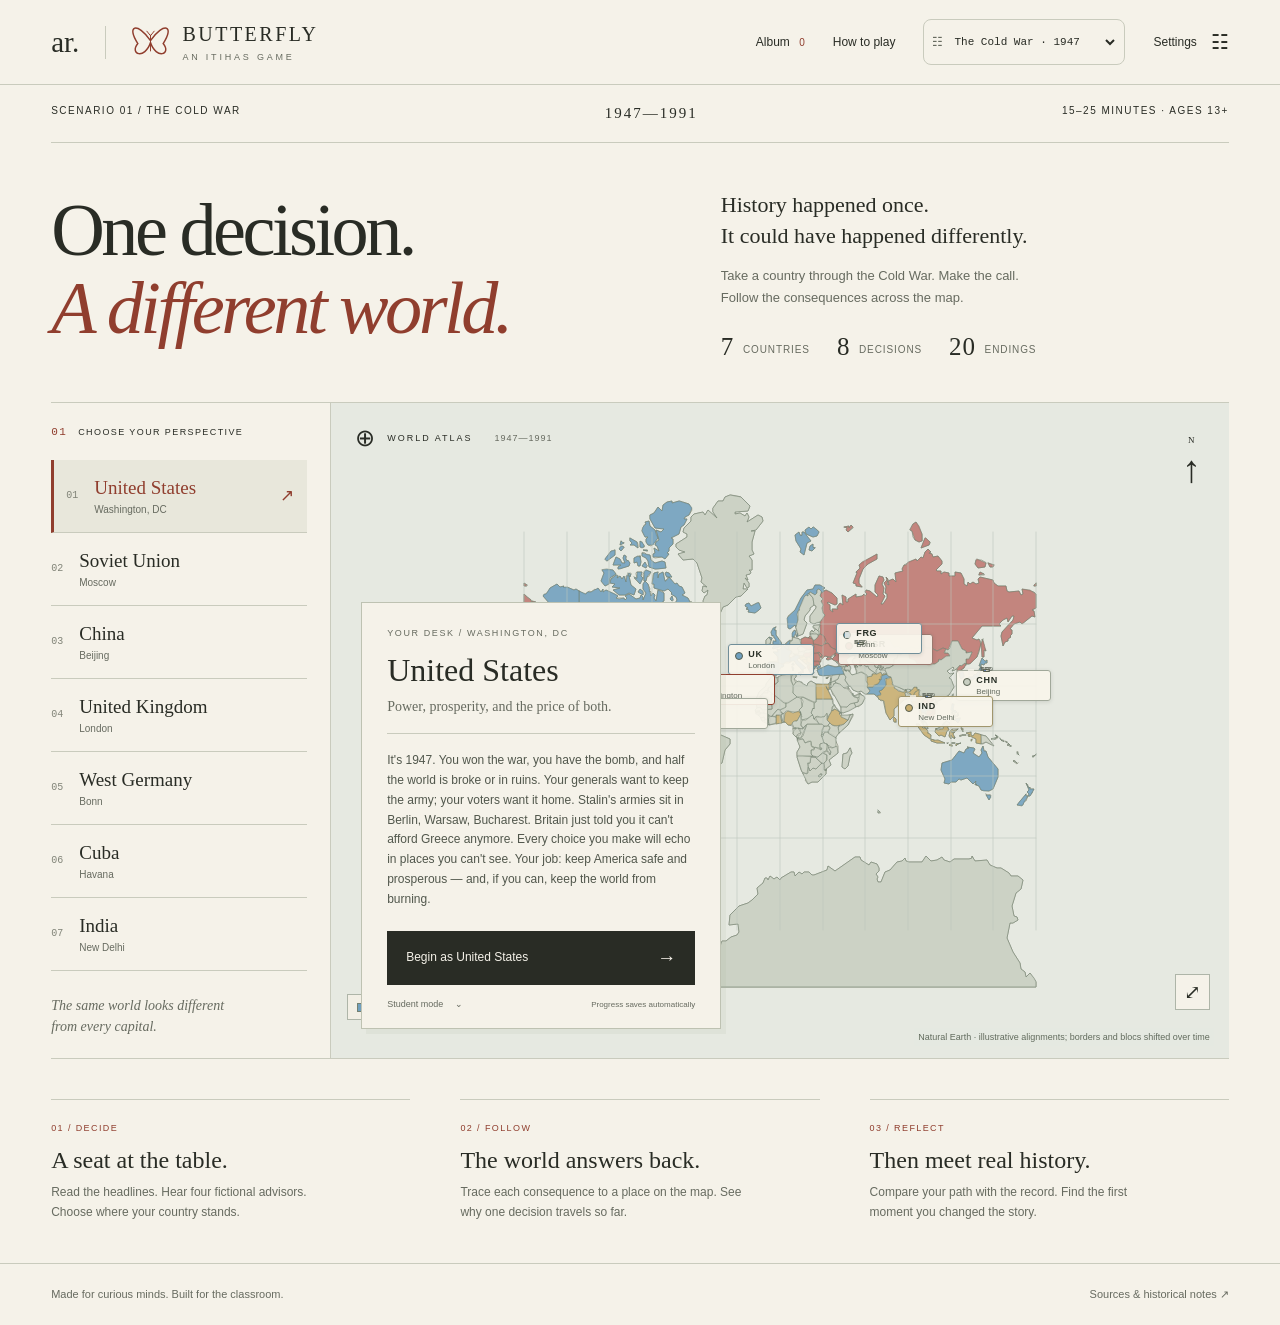
<file: itihas/index.html>
<!doctype html><html lang="en"><head><meta charset="UTF-8"><meta name="viewport" content="width=device-width, initial-scale=1"><meta name="theme-color" content="#eeeae1"><meta name="description" content="Butterfly: Cold War. Seven countries. Eight decisions. A world of consequences. An interactive history simulation at Itihas."><meta property="og:title" content="Butterfly: Cold War — Itihas"><meta property="og:description" content="Make the call. Follow the consequences. Compare your world with history."><meta property="og:url" content="https://www.aranyoing.com/aranyoray/itihas/"><link rel="icon" href="./assets/favicon-Dd380sb6.ico"><title>Butterfly: Cold War — Itihas</title>  <script type="module" crossorigin src="./assets/index-CzZcMMUb.js"></script>
  <link rel="modulepreload" crossorigin href="./assets/map-ChAaPfnC.js">
  <link rel="stylesheet" crossorigin href="./assets/index-BCVwzokd.css">
</head><body><div id="root"></div><noscript>This history simulation needs JavaScript enabled.</noscript></body></html>
</file>
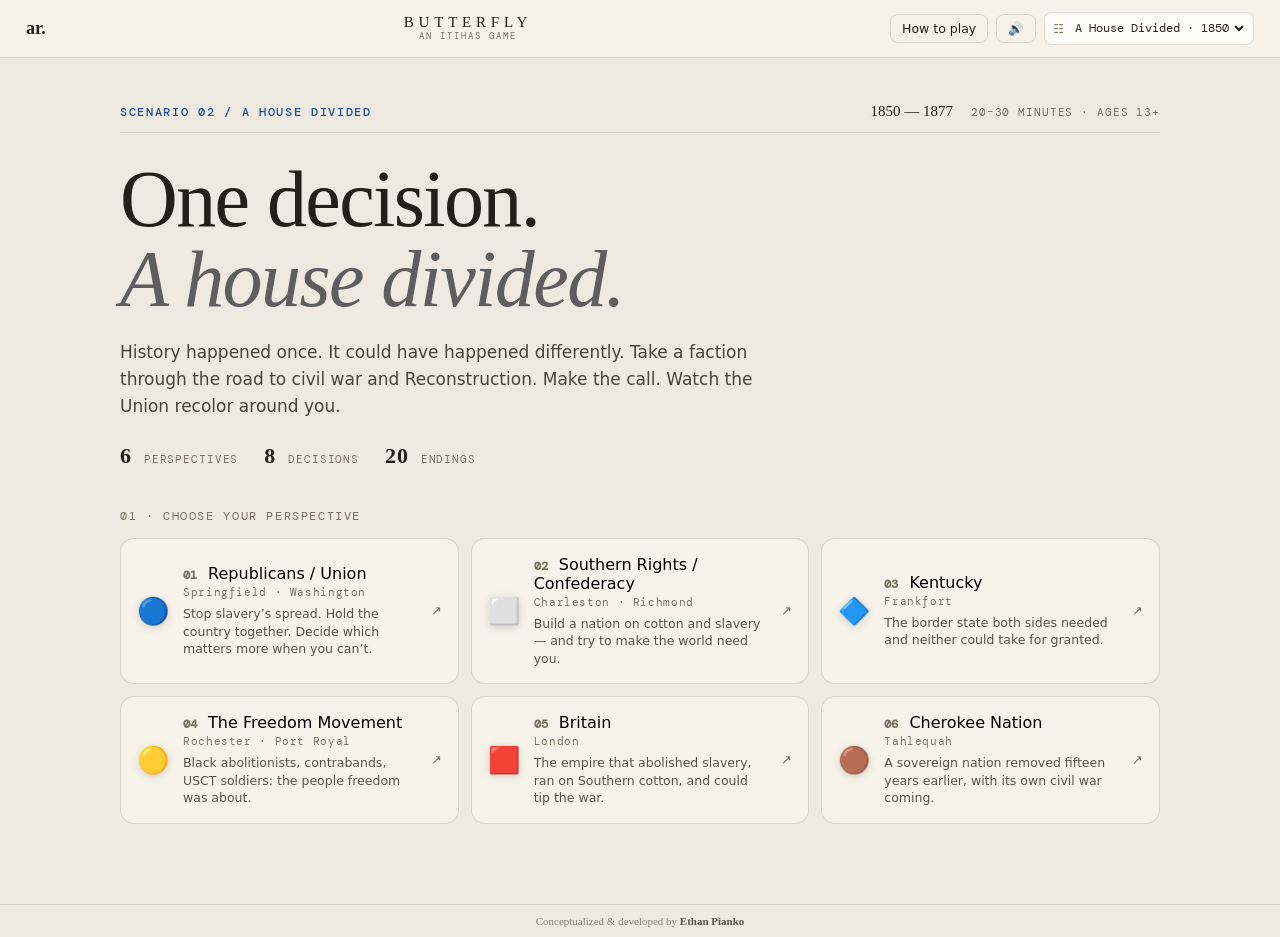
<file: itihas/american/index.html>
<!doctype html>
<html lang="en">
<head>
<meta charset="UTF-8">
<meta name="viewport" content="width=device-width, initial-scale=1, viewport-fit=cover">
<meta name="theme-color" content="#eeeae1">
<meta name="description" content="Butterfly: A House Divided. Six perspectives on the road to civil war and Reconstruction, 1850–1877. One decision, a different world. An interactive history game at Itihas.">
<meta property="og:title" content="Butterfly: A House Divided — Itihas">
<meta property="og:description" content="Take a faction through 1850–1877. Make the call. Watch the Union recolor around you.">
<meta property="og:url" content="https://www.aranyoing.com/aranyoray/itihas/american/">
<link rel="icon" href="../assets/favicon-Dd380sb6.ico">
<link href="https://fonts.googleapis.com/css2?family=DM+Mono:wght@400;500&display=swap" rel="stylesheet">
<title>Butterfly: A House Divided — Itihas</title>
<link rel="stylesheet" href="american.css?v=cohesion-emojis-faqs-20261012">
</head>
<body>
<div id="app"></div>
<noscript>This history game needs JavaScript enabled.</noscript>
<script src="regions.js?v=6665a48"></script>
<script src="state-shapes.js?v=cohesion-emojis-faqs-20261012"></script>
<script src="content-hd.js"></script>
<script src="faction-CSA.js"></script>
<script src="faction-KY.js"></script>
<script src="faction-FRM.js"></script>
<script src="faction-GBR.js"></script>
<script src="faction-CHR.js"></script>
<script src="endings-hd.js"></script>
<script src="app.js?v=cohesion-emojis-faqs-20261012"></script>
</body>
</html>
</file>
<file: itihas/assets/index-BCVwzokd.css>
:root{font-family:Arial,Helvetica,sans-serif;color:#292c25;background:#f5f2e9;font-synthesis:none;font-weight:400;--paper: #f5f2e9;--ink: #292c25;--muted: #676b60;--line: #c9cbbd;--red: #903e2e;--green: #52664c}*{box-sizing:border-box}body{margin:0}button,input,select,textarea{font:inherit;color:inherit}button,a,input,select,textarea{-webkit-tap-highlight-color:transparent}button{cursor:pointer;background:none;border:0}button:disabled{opacity:.5;cursor:wait}a{color:inherit}button:focus-visible,a:focus-visible,input:focus-visible,select:focus-visible,textarea:focus-visible,summary:focus-visible{outline:3px solid var(--red);outline-offset:4px}button{transition:background .16s,color .16s}h1,h2,h3,h4,p{margin:0}h1,h2,h3{font-family:Georgia,Times New Roman,serif;font-weight:400}p{line-height:1.65}small{font-size:11px}svg{display:block}.site-header{height:85px;border-bottom:1px solid var(--line);display:flex;align-items:center;padding:0 4%;gap:25px}.home-link{font-family:Georgia,serif;font-size:29px;text-decoration:none;padding-right:26px;border-right:1px solid var(--line)}.wordmark{display:flex;align-items:center;gap:12px;text-align:left;padding:0}.wordmark svg{width:39px;color:var(--red)}.wordmark>span{font-family:Georgia,serif;letter-spacing:2.5px;font-size:20px}.wordmark small{display:block;font:9px Arial,sans-serif;letter-spacing:2.8px;margin-top:6px;color:var(--muted)}nav{display:flex;align-items:center;gap:28px;margin-left:auto;font-size:12px}nav button{padding:10px 0}.count{color:var(--red);font-size:10px;margin-left:6px}.settings-button{display:flex;gap:14px;align-items:center}.settings-button span{font-size:20px}main:focus{outline:0}.edition{margin:0 4%;padding:20px 0;display:flex;justify-content:space-between;border-bottom:1px solid var(--line);font-size:10px;letter-spacing:1.5px}.edition span:nth-child(2){font-family:Georgia,serif;font-size:15px;letter-spacing:2px}.landing-title{display:grid;grid-template-columns:1.2fr 1fr;align-items:center;margin:0 4%;padding:37px 0 41px;gap:60px}.landing-title h1{font-size:clamp(54px,5.8vw,88px);line-height:1.05;letter-spacing:-3.5px}.landing-title h1 em{font-weight:400;color:var(--red)}.landing-deck{padding-top:10px;max-width:470px}.landing-deck>p:first-child{font-family:Georgia,serif;font-size:22px;line-height:1.4;margin-bottom:13px}.landing-deck>p:nth-child(2){font-size:13px;color:var(--muted);line-height:1.7}.facts{display:flex;gap:27px;margin-top:24px;font-size:10px;text-transform:uppercase;letter-spacing:.9px;color:var(--muted)}.facts strong{font-family:Georgia,serif;font-size:25px;vertical-align:-2px;font-weight:400;color:var(--ink);margin-right:5px}.selection-stage{display:grid;grid-template-columns:280px 1fr;border-top:1px solid var(--line);border-bottom:1px solid var(--line);margin:0 4%;min-height:607px}.country-picker{border-right:1px solid var(--line);padding:23px 23px 20px 0}.section-label{display:flex;align-items:center;gap:11px;font-size:9px;letter-spacing:1.4px;margin-bottom:22px}.section-label>span{font-family:Courier New,monospace;color:var(--red);font-size:11px}.country-row{width:100%;display:flex;align-items:center;gap:16px;border-bottom:1px solid var(--line);padding:17px 13px 17px 0;text-align:left;font-family:Georgia,serif;font-size:19px;min-height:66px}.country-row small{display:block;font:10px Arial,sans-serif;color:var(--muted);margin-top:5px}.country-number{font:10px Courier New,monospace;color:#818478}.row-arrow{margin-left:auto;font:17px Arial,sans-serif;opacity:0}.country-row.chosen{background:#e8e7db;padding-left:12px;color:var(--red);border-left:3px solid var(--red)}.country-row.chosen .row-arrow{opacity:1}.country-row:hover{background:#e8e7db}.selection-note{font-family:Georgia,serif;font-size:14px;font-style:italic;color:var(--muted);padding-top:24px;line-height:1.55}.selection-map{position:relative;min-height:607px;overflow:hidden}.atlas{position:absolute;top:0;right:0;bottom:0;left:0;overflow:hidden;background:#e6e9e1}.map-canvas{position:absolute;top:0;right:0;bottom:0;left:0}.map-caption{position:absolute;left:24px;top:21px;font:9px Arial,sans-serif;letter-spacing:2px;display:flex;align-items:center;gap:10px;pointer-events:none}.map-caption>span:last-child{color:var(--muted);margin-left:12px;font-size:9px;letter-spacing:1px}.crosshair{font-size:24px;font-weight:400}.map-controls{position:absolute;right:19px;bottom:50px;display:flex;flex-direction:column;border:1px solid #aeb5a8;background:var(--paper)}.map-controls button{width:33px;height:34px;font-size:20px;border-bottom:1px solid var(--line)}.map-controls button:last-child{border:0}.map-controls button:hover{background:#dbddcf}.map-credit{position:absolute;right:15px;bottom:12px;font-size:9px;color:#616b5d;background:#e6e9e1bb;padding:4px}.compass{position:absolute;right:28px;top:32px;font:9px Georgia,serif;display:flex;flex-direction:column;align-items:center;gap:2px;pointer-events:none}.compass span{font-size:38px;font-weight:100}.atlas-label{font-family:Arial,sans-serif;font-size:9px;letter-spacing:2px;color:#8b9586;pointer-events:none;white-space:nowrap}.atlas-label.ocean{font:italic 12px Georgia,serif;letter-spacing:2px;color:#8b9b94}.capital-pin{display:flex;align-items:center;gap:5px;font-size:9px;font-family:Arial,sans-serif;padding:5px}.capital-pin i{width:7px;height:7px;border:1px solid #555d4e;background:var(--paper);border-radius:50%;display:block}.capital-pin span{background:#f5f2e9c4;padding:3px}.capital-pin.selected{color:var(--red);z-index:5}.capital-pin.selected i{background:var(--red);box-shadow:0 0 0 5px #903e2e22}.effect-pin{width:24px;height:24px;border-radius:50%;font:11px Arial,sans-serif;border:1px solid #84917d;background:#f0f0e4cc;color:#687461;opacity:.6}.effect-pin.active{width:34px;height:34px;opacity:1;background:var(--red);color:var(--paper);border:3px solid #f5f2e9;box-shadow:0 0 0 9px #903e2e22;font-size:12px;z-index:3}.home-pin{color:var(--green);font-size:23px}.leaf-pin{background:none;border:0}.leaflet-container{background:#e6e9e1}.dossier{position:absolute;left:30px;bottom:29px;width:360px;background:var(--paper);border:1px solid #bec2b2;padding:24px 25px 17px;box-shadow:5px 5px #aab29f22}.eyebrow{font-family:Arial,Helvetica,sans-serif;font-size:9px;letter-spacing:1.6px;color:var(--muted);line-height:1.5}.dossier h2{font-size:32px;margin:11px 0 8px}.dossier>p:not(.intro-excerpt){font-family:Georgia,serif;font-size:14px;color:var(--muted);line-height:1.4}.dossier-rule{height:1px;background:var(--line);margin:17px 0}.intro-excerpt{font-size:12px;line-height:1.65;color:#51574c;margin-bottom:21px}.primary{display:flex;justify-content:space-between;align-items:center;gap:25px;background:var(--ink);color:var(--paper);font-size:12px;min-height:46px;padding:13px 18px;border:1px solid var(--ink);line-height:1.4}.primary:hover{background:#414737}.primary span{font-size:19px}.dossier .primary{width:100%}.dossier-meta{font-size:8px;color:var(--muted);display:flex;justify-content:space-between;align-items:center;margin-top:12px;gap:8px}.dossier-meta button{font-size:9px;padding:2px 0}.dossier-meta button span{margin-left:9px}.resume-bar{margin:25px 4%;border:1px solid var(--line);padding:15px 24px;display:flex;justify-content:space-between;align-items:center;gap:20px}.resume-bar p{font-family:Georgia,serif;font-size:18px;margin-top:5px}.outline{padding:12px 18px;border:1px solid var(--line);font-size:12px;line-height:1.5;min-height:44px}.outline:hover{background:#e9e8dc}.how-strip{margin:40px 4%;display:grid;grid-template-columns:repeat(3,1fr);gap:50px}.how-strip>div{border-top:1px solid var(--line);padding-top:17px}.how-strip span{font-size:9px;letter-spacing:1.4px;color:var(--red)}.how-strip h3{font-size:24px;margin:12px 0 9px}.how-strip p{font-size:12px;color:var(--muted);max-width:300px}footer{border-top:1px solid var(--line);padding:24px 4%;display:flex;justify-content:space-between;font-size:11px;color:var(--muted)}footer button{padding:0}.notice{background:#e7e4d5;padding:12px 4%;font-size:12px;display:flex;align-items:center;justify-content:space-between;gap:20px}.notice.error{background:#efe1d7;color:#713728}.notice button{font-size:20px}.fatal{padding:90px 8%;max-width:950px}.fatal>svg{width:70px;margin-bottom:30px;color:var(--red)}.fatal h1{font-size:48px;margin:15px 0}.fatal p{margin:15px 0 25px}.map-loading,.map-failed{display:grid;place-content:center;min-height:350px;height:100%;font:18px Georgia,serif;padding:40px;text-align:center}.skip-link{position:fixed;top:-70px;left:15px;padding:12px;background:var(--ink);color:#fff;z-index:100}.skip-link:focus{top:10px}.game-top{display:flex;align-items:center;gap:60px;padding:23px 4%;border-bottom:1px solid var(--line)}.game-identity{min-width:225px}.game-identity h1{font-size:28px;margin:3px 0 8px}.game-identity>span:last-child{font-size:9px;letter-spacing:1px;color:var(--muted)}.meters{display:grid;grid-template-columns:repeat(4,1fr);gap:28px;width:100%}.meter{min-width:0;position:relative}.meter>div:first-child{display:flex;justify-content:space-between;gap:12px;align-items:center;font-size:10px}.meter strong{font-size:17px;font-weight:400;white-space:nowrap}.meter strong small{font-size:9px;color:var(--muted);margin-left:3px}.meter-track{height:4px;background:#d7d9ca;margin-top:10px}.meter-track>span{height:4px;background:var(--green);display:block;transition:width .55s}.meter-change{font-size:9px;color:var(--muted);display:block;margin-top:5px}.defcon{color:var(--red);display:block;font-size:9px;letter-spacing:1px;margin-top:5px;font-weight:700}.game-layout{height:calc(100svh - 280px);min-height:620px;position:relative;border-bottom:1px solid var(--line)}.game-layout>.atlas{left:435px}.dispatch-panel{position:absolute;left:4%;top:25px;bottom:25px;width:440px;padding:21px 27px 27px;overflow:auto;background:var(--paper);border:1px solid #c3c7b8;box-shadow:5px 5px #939b8820;scrollbar-width:thin;scrollbar-color:#c2c8b6 transparent}.dispatch-meta{display:flex;justify-content:space-between;align-items:center;font:10px Courier New,monospace;letter-spacing:1px;border-bottom:2px solid var(--ink);padding-bottom:11px}.dispatch-meta strong{font-weight:400;font-size:13px}.dispatch-meta button{font:12px Arial,sans-serif;padding:4px}.beat-track{display:flex;gap:12px;margin:13px 0 27px}.beat-track span{font-size:7px;text-transform:uppercase;letter-spacing:.4px;color:#727969;border-bottom:1px solid transparent;padding-bottom:6px}.beat-track .current{color:var(--red);border-color:var(--red)}.dispatch-panel h2{font-size:38px;line-height:1.05;letter-spacing:-.8px;margin:10px 0 21px}.dispatch-panel .primary{width:100%;margin-top:22px}.situation{font-size:13px;line-height:1.75;margin-bottom:21px}.small-note{font-size:10px!important;line-height:1.6;color:var(--muted)}.headline-beat>h2{margin-bottom:10px}.newspapers{margin:21px 0}.paper{border-top:1px solid var(--ink);padding:12px 0 16px}.paper>div{font:15px Georgia,serif;display:flex;justify-content:space-between;align-items:center;border-bottom:1px solid var(--line);padding-bottom:7px}.paper>div small{font:8px Arial,sans-serif;text-transform:uppercase;max-width:130px;text-align:right;line-height:1.3}.paper h3{font-size:23px;line-height:1.15;margin:10px 0 7px}.paper p{font-size:11px;line-height:1.5}.paper-1 h3{font-style:italic}.paper-2 h3{font-size:22px}.advisor-tabs{display:grid;grid-template-columns:repeat(4,1fr);border:1px solid var(--line)}.advisor-tabs button{display:flex;flex-direction:column;align-items:center;gap:7px;font-size:9px;padding:11px 3px;border-right:1px solid var(--line)}.advisor-tabs button:last-child{border:0}.advisor-tabs button span{font-size:21px;font-family:Georgia,serif;line-height:1.1}.advisor-tabs button.selected{background:#e5e7d8;color:var(--green)}.advisor-card{padding:17px 19px;background:#eaeadd;border:1px solid var(--line);border-top:0}.advisor-card h3{font-size:19px;line-height:1.3;margin:8px 0}.advisor-card blockquote{font:italic 17px/1.5 Georgia,serif;margin:10px 0 13px}.prediction{font-size:11px;display:block;margin:22px 0 10px}select{background:transparent;border:1px solid var(--line);padding:11px 12px;min-height:40px;border-radius:0;font-size:12px}.prediction select{width:100%;margin-top:10px}.council-note{font-size:12px;padding:12px;border-left:2px solid var(--red);background:#ede8dc;margin-top:16px}.choices{margin:22px 0}.choice{display:flex;gap:12px;align-items:flex-start;width:100%;text-align:left;border:1px solid var(--line);padding:17px 13px;background:#f8f6ee}.choice:hover{background:#e8e9dd;border-color:var(--green)}.choice-letter{font:14px Georgia,serif;color:var(--red);border:1px solid #c7b4a5;min-width:27px;height:27px;display:grid;place-items:center}.choice strong{font:19px/1.25 Georgia,serif;display:block;margin-bottom:8px}.choice-summary{display:block;font-size:11px;line-height:1.6}.choice-arrow{margin-left:auto;color:var(--red)}.choice-wrap{margin-bottom:11px}.choice-deltas{display:flex;flex-wrap:wrap;gap:6px 10px;font-size:9px;color:var(--muted);margin-top:11px}.choice-deltas span{white-space:nowrap}.choice-advisors{padding:9px 12px;background:#ececdf;font-size:10px}.choice-advisors p{margin-top:9px}.choice-advisors summary{cursor:pointer}.vote-count{display:flex;justify-content:space-between;align-items:center;padding:10px;background:#ececdf;font-size:11px}.vote-count input{width:60px;padding:8px;border:1px solid var(--line);background:var(--paper)}.text-button{font-size:11px;padding:9px 0;line-height:1.5;text-decoration:underline;text-underline-offset:4px;color:var(--muted)}.text-button:hover{color:var(--red)}.term{display:inline;padding:0;border-bottom:1px dotted var(--red);line-height:inherit;color:inherit;font:inherit}.coordinates{font:10px Courier New,monospace;color:var(--muted);margin:-8px 0 26px}.ripple-text{font:25px/1.4 Georgia,serif;margin-bottom:24px}.insight-toggle{width:100%;padding:13px 0;border-top:1px solid var(--line);border-bottom:1px solid var(--line);text-align:left;font-size:12px;color:var(--green)}.insight{background:#e8ebde;border-left:2px solid var(--green);padding:15px 17px;font-size:12px;line-height:1.6}.insight>span{font-size:8px;letter-spacing:1.4px;display:block;margin-bottom:8px}.caused-by{margin-top:27px}.caused-by span{font-size:8px;letter-spacing:1.4px;color:var(--muted)}.caused-by p{font-size:12px;margin-top:7px}.risk-note{font-size:10px;background:#eee4d7;border-left:2px solid #94733d;padding:12px;margin:15px 0}.ripple-actions .text-button{display:block;margin:6px auto}.skip-ripples{margin-top:12px;color:#7b766a;font-size:10px}.historical-note{margin-top:20px;padding:18px;background:#e8ebdf}.historical-note>span{font-size:9px;letter-spacing:1px;color:var(--green)}.historical-note p{font-size:12px;margin-top:9px}.timeline-button{position:absolute;right:4%;top:26px;background:var(--paper);border:1px solid var(--line);padding:13px 15px;font-size:11px;display:flex;gap:15px}.timeline-button>span{color:var(--red)}.history-match{position:absolute;right:4%;bottom:70px;text-align:right;display:flex;flex-direction:column;gap:6px;pointer-events:none}.history-match strong{font:42px Georgia,serif;color:var(--green)}.history-match span{font-size:8px;letter-spacing:1.5px;color:var(--muted)}.era-strip{display:grid;grid-template-columns:repeat(8,1fr);padding:0 4%;background:var(--paper)}.era-strip>div{border-right:1px solid var(--line);padding:15px 12px;border-top:2px solid transparent;min-width:0}.era-strip>div:first-child{border-left:1px solid var(--line)}.era-strip>div.current{border-top-color:var(--red);background:#eceadd}.era-strip>div>span{font:9px Courier New,monospace;color:#858a7a}.era-strip strong{display:block;font:15px Georgia,serif;margin:7px 0}.era-strip small{display:block;color:var(--muted);font-size:8px;line-height:1.4}.flashpoint{padding-top:5px}.flashpoint h2{font-size:42px;border-bottom:1px solid var(--line);padding-bottom:20px}.flash-choice{display:flex;gap:16px;align-items:center;width:100%;padding:18px 12px;border:1px solid var(--line);margin-top:15px;text-align:left;font:19px Georgia,serif}.flash-choice:hover{background:#e6e9dc}.flash-choice>span{font:12px Arial,sans-serif;color:var(--red)}.modal{padding:27px 30px 30px;max-width:600px;width:calc(100% - 32px);border:1px solid var(--ink);max-height:88svh;overflow:auto;background:var(--paper);color:var(--ink);box-shadow:10px 10px #22281e22}.modal::backdrop{background:#282d22aa}.modal.wide{max-width:1030px}.modal-head{display:flex;justify-content:space-between;align-items:start;gap:20px;padding-bottom:18px;border-bottom:1px solid var(--line);margin-bottom:22px}.modal-head h2{font-size:29px;line-height:1.2}.modal-head button{font-size:25px;width:30px;line-height:1;padding:0}.modal p{font-size:13px}.settings-content>p{color:var(--muted)}fieldset{border:1px solid var(--line);margin:22px 0 10px;padding:15px 16px}legend{font-size:10px;letter-spacing:1px;padding:0 7px;text-transform:uppercase}fieldset label{display:block;font-size:13px;margin:8px 0 17px}fieldset label:last-child{margin-bottom:5px}input{accent-color:var(--green)}fieldset small{display:block;padding-left:25px;font-size:10px;color:var(--muted);margin-top:5px;line-height:1.5}.toggle{display:flex;justify-content:space-between;gap:25px;align-items:center;border-bottom:1px solid var(--line);padding:17px 0}.toggle strong{font-weight:400;font-size:13px}.toggle small{display:block;max-width:370px;font-size:10px;line-height:1.5;color:var(--muted);margin-top:5px}.toggle input{width:17px;height:17px;flex-shrink:0}.save-tools{display:flex;gap:10px;flex-wrap:wrap;margin:24px 0 15px}.settings-content>.primary{margin-top:22px;width:100%}.album-intro{display:flex;justify-content:space-between;gap:20px;align-items:center;margin-bottom:25px}.album-intro label{font-size:10px;display:flex;flex-direction:column;gap:5px}.badges{display:grid;grid-template-columns:repeat(6,1fr);gap:10px;margin-bottom:28px}.badge{padding:14px 9px;text-align:center;border:1px solid var(--line);color:#777c6e}.badge>span{display:block;font:25px Georgia,serif;margin-bottom:8px}.badge strong{display:block;font:12px Georgia,serif;margin-bottom:6px}.badge small{display:block;font-size:8px;line-height:1.5}.badge.earned{border-color:var(--green);background:#e3e8d8;color:var(--green)}.album-grid{display:grid;grid-template-columns:repeat(3,1fr);gap:16px}.album-card{border:1px solid var(--line);padding:20px}.album-card h3{font-size:25px;margin:12px 0}.album-card>p{font-size:12px;margin-bottom:19px}.album-card>.eyebrow{font-size:8px}.album-card .insight{font-size:11px;padding:12px}.album-card .insight p{font-size:11px}.album-card>small{font-size:9px;color:var(--muted);display:block;margin-top:18px;line-height:1.6}.modal>.album-card{border:0;padding:0 0 20px}.empty{padding:50px 25px;text-align:center;color:var(--muted)}.empty svg{width:50px;margin:0 auto 25px;color:var(--red)}.empty h3{font-size:27px;margin-bottom:15px}.empty p{max-width:420px;margin:auto}.timeline-list>button{width:100%;display:flex;text-align:left;align-items:flex-start;gap:19px;padding:20px 0;border-top:1px solid var(--line)}.timeline-turn{background:#e7e9dd;border:1px solid var(--line);width:28px;height:28px;display:grid;place-items:center;flex-shrink:0;font:12px Georgia,serif}.timeline-list small{font-size:10px;color:var(--muted)}.timeline-list h3{font-size:25px;margin:6px 0}.timeline-list p{font-size:12px}.timeline-list>button>span:last-child{margin-left:auto}.sources>p{margin-bottom:20px}.sources>a{display:block;text-decoration:none;border-top:1px solid var(--line);padding:16px 0}.sources>a strong{font:19px Georgia,serif;display:block}.sources>a span{font-size:11px;display:block;color:var(--muted);margin-top:7px;line-height:1.5}.sources>a:hover{color:var(--red)}.sources>.small-note{margin-top:20px}.help-content p{margin-bottom:20px}.help-content ol{padding-left:20px;font-size:13px;line-height:1.65}.help-content li{padding-left:5px;margin-bottom:15px}.help-content .primary{width:100%}.definition{font:24px/1.6 Georgia,serif!important;padding:15px 0}.ending-page{max-width:1120px;padding:50px 40px 65px;margin:auto}.ending-kicker{display:flex;justify-content:space-between;font-size:10px;letter-spacing:1.5px;border-top:1px solid var(--ink);padding:15px 0;margin-bottom:30px}.ending-page>h1{font-size:clamp(46px,6vw,77px);letter-spacing:-2px;line-height:1.1;margin-bottom:27px;color:var(--red)}.ending-card{max-width:810px;font:24px/1.6 Georgia,serif}.ending-stats{display:flex;gap:50px;margin:34px 0;padding:22px 0;border-top:1px solid var(--line);border-bottom:1px solid var(--line)}.ending-stats span{display:flex;flex-direction:column;gap:5px;font-size:11px;color:var(--muted)}.ending-stats strong{font:36px Georgia,serif;color:var(--ink)}.ending-page>.meters{padding:8px 0 25px}.ending-actions{display:flex;gap:15px;align-items:center;flex-wrap:wrap;margin:12px 0 30px}.debrief{margin-top:60px;padding-top:25px;border-top:2px solid var(--ink)}.debrief h2{font-size:42px;margin-bottom:18px}.debrief>p{font-size:14px;max-width:800px}.divergence{display:grid;grid-template-columns:100px repeat(8,1fr);gap:12px;margin:30px 0 40px;align-items:center}.divergence>span{font-size:11px;color:var(--muted)}.divergence i{font:15px Georgia,serif;text-align:center;border-bottom:2px solid var(--green);padding:10px 0;color:var(--green)}.divergence .different{border-bottom:2px dotted var(--red);color:var(--red)}.reality-box{padding:30px;background:#e9ebdf;border:1px solid var(--line);margin:30px 0}.reality-box h3{font-size:29px;margin:13px 0}.reality-box p{font-size:14px}.debrief>h3{font-size:30px;margin:43px 0 23px}.history-table article{display:grid;grid-template-columns:90px 1fr auto;gap:22px;padding:23px 0;border-top:1px solid var(--line)}.history-date strong{font:19px Georgia,serif;display:block}.history-date small{display:block;font-size:8px;letter-spacing:1px;margin-top:7px;color:var(--muted)}.history-table h4{font:24px Georgia,serif;margin-bottom:10px}.history-table p{font-size:12px;margin:7px 0}.history-table p span{font-size:10px;text-transform:uppercase;color:var(--muted);margin-right:8px}.match,.departure{display:block;margin-top:12px;font-size:10px;color:var(--green)}.departure{color:var(--red)}.history-table .text-button{align-self:start}.question{border-top:1px solid var(--line);padding:20px 0}.question summary{cursor:pointer;font:20px Georgia,serif;list-style:none}.question summary>span{font:11px Courier New,monospace;color:var(--red);margin-right:18px}.question summary:after{content:"+";float:right}.question[open] summary:after{content:"−"}.question>p{font:23px/1.5 Georgia,serif;margin:22px 0}.question label{display:block;font-size:10px;color:var(--muted)}textarea{display:block;width:100%;resize:vertical;min-height:100px;border:1px solid var(--line);background:#f8f6ed;padding:15px;margin-top:10px;font-size:13px}.print-tools{display:flex;gap:20px;margin-top:25px}.readable{font-family:Arial,Helvetica,sans-serif;letter-spacing:.025em}.readable h1,.readable h2,.readable h3,.readable h4,.readable blockquote,.readable .ripple-text{font-family:Arial,Helvetica,sans-serif!important;font-style:normal!important;letter-spacing:0!important}.readable p{font-size:16px!important;line-height:1.8!important}.readable em{font-style:normal}.readable .choice-summary{font-size:14px}.readable .dispatch-panel{width:490px}.readable .game-layout>.atlas{left:490px}@media(min-width:1600px){.site-header,.game-top{padding-left:max(4%,calc((100vw - 1600px)/2));padding-right:max(4%,calc((100vw - 1600px)/2))}.edition,.landing-title,.selection-stage,.how-strip,.resume-bar{max-width:1472px;margin-left:auto;margin-right:auto}.game-layout{max-width:1600px;margin:auto}.landing-title h1{font-size:88px}.selection-stage{grid-template-columns:300px 1fr}}@media(max-width:1100px){.landing-title{gap:30px}.landing-title h1{font-size:65px}.selection-stage{grid-template-columns:235px 1fr}.country-row{font-size:17px;gap:10px}.dossier{left:22px;width:330px}.game-top{gap:30px}.meters{gap:16px}.meter>div:first-child{font-size:9px}.game-identity{min-width:170px}.dispatch-panel{left:25px;width:415px}.game-layout>.atlas{left:350px}.era-strip{padding:0 25px}.era-strip>div{padding:14px 8px}.badges{grid-template-columns:repeat(4,1fr)}}@media(max-width:760px){.site-header{height:72px;padding:0 20px;gap:15px}.home-link{font-size:25px;padding-right:15px}.wordmark{gap:8px}.wordmark svg{width:30px}.wordmark>span{font-size:15px;letter-spacing:1.8px}.wordmark small{font-size:7px;letter-spacing:1.4px}.site-header nav{gap:14px;font-size:11px}.site-header nav>button:nth-child(2){display:none}.settings-button span{display:none}.edition{margin:0 20px;padding:16px 0;font-size:8px;letter-spacing:.8px}.edition span:nth-child(2){display:none}.landing-title{margin:0 20px;padding:29px 0;display:block}.landing-title h1{font-size:clamp(46px,8vw,64px);letter-spacing:-2px}.landing-deck{padding-top:24px}.landing-deck>p:first-child{font-size:19px;margin-bottom:10px}.landing-deck>p:first-child br{display:none}.landing-deck>p:nth-child(2){font-size:12px}.facts{margin-top:18px;gap:20px;font-size:9px}.facts strong{font-size:24px}.selection-stage{display:flex;flex-direction:column;margin:0 20px;min-height:0}.country-picker{padding:20px 0 15px;border-right:0;display:grid;grid-template-columns:repeat(2,1fr);gap:0 15px}.country-picker .section-label{grid-column:1/-1;margin-bottom:15px}.country-row{font-size:16px;padding:12px 5px 12px 0;min-height:57px;gap:9px}.country-row.chosen{padding-left:7px}.country-row small{font-size:9px}.country-number{font-size:8px}.selection-note{display:none}.row-arrow{font-size:13px}.selection-map{min-height:660px}.selection-map .atlas{height:360px;bottom:auto}.map-caption{left:15px;top:10px;font-size:8px;gap:6px}.map-caption>span:last-child{font-size:8px;margin-left:5px}.compass{right:16px;top:15px}.compass span{font-size:27px}.map-controls{right:12px;bottom:28px}.map-credit{bottom:3px;right:8px;font-size:7px}.dossier{left:0;right:0;bottom:0;width:auto;position:absolute;padding:23px;background:var(--paper);box-shadow:none}.dossier h2{font-size:32px}.dossier .intro-excerpt{font-size:13px;line-height:1.7}.dossier-meta{font-size:9px}.dossier-meta button{font-size:10px}.resume-bar{margin:23px 20px;padding:17px;gap:15px}.resume-bar p{font-size:16px}.resume-bar .outline{font-size:10px;padding:10px}.how-strip{margin:32px 20px;grid-template-columns:1fr;gap:26px}.how-strip p{max-width:100%;font-size:12px}.how-strip h3{font-size:26px}.how-strip>div{padding-top:16px}footer{padding:21px 20px;font-size:10px;gap:15px;align-items:start;line-height:1.6}footer button{text-align:right}.game-top{padding:20px;display:block}.game-identity{display:flex;flex-wrap:wrap;justify-content:space-between;align-items:baseline;gap:4px}.game-identity .eyebrow{width:100%}.game-identity h1{font-size:26px}.game-identity>span:last-child{font-size:8px}.meters{gap:14px;margin-top:17px;grid-template-columns:repeat(2,1fr)}.meter>div:first-child{font-size:10px}.meter strong{font-size:17px}.meter-track{margin-top:6px}.meter-change{font-size:8px}.game-layout{min-height:0;height:auto;padding-top:285px}.game-layout>.atlas,.readable .game-layout>.atlas{left:0;height:285px;bottom:auto}.dispatch-panel,.readable .dispatch-panel{position:relative;left:auto;top:auto;bottom:auto;width:auto;margin:0;padding:24px 24px 30px;border-left:0;border-right:0;overflow:visible;box-shadow:none}.timeline-button{right:20px;top:16px;font-size:10px;padding:11px 12px}.history-match{right:20px;bottom:auto;top:195px}.history-match strong{font-size:31px}.history-match span{font-size:7px}.game-layout .map-caption{top:60px;left:20px}.game-layout .compass{display:none}.dispatch-panel h2{font-size:37px;margin-top:12px}.dispatch-panel .situation{font-size:14px}.beat-track{gap:16px;margin-bottom:24px}.beat-track span{font-size:8px}.dispatch-meta{font-size:10px}.advisor-tabs button{font-size:10px;padding:13px 3px}.advisor-card{padding:21px}.advisor-card h3{font-size:21px}.advisor-card blockquote{font-size:19px}.choice{padding:18px 13px;gap:13px}.choice strong{font-size:21px}.choice-summary{font-size:12px}.choice-deltas{font-size:10px}.primary{font-size:13px;min-height:49px}.era-strip{padding:0;grid-template-columns:repeat(4,1fr)}.era-strip>div{border-bottom:1px solid var(--line);padding:14px 10px}.era-strip strong{font-size:14px}.era-strip small{font-size:8px}.ripple-text{font-size:27px}.coordinates{font-size:11px}.newspapers .paper p{font-size:12px}.newspapers .paper h3{font-size:26px}.modal{padding:23px 22px;max-height:90svh}.modal-head h2{font-size:27px}.album-intro{display:block}.album-intro label{margin-top:16px}.badges{grid-template-columns:repeat(3,1fr);gap:8px}.badge small{font-size:8px}.badge strong{font-size:12px}.album-grid{grid-template-columns:1fr}.album-card{padding:21px}.album-card>p{font-size:13px}.album-card .insight p{font-size:12px}.ending-page{padding:32px 20px 40px}.ending-kicker{font-size:8px;letter-spacing:1px;gap:20px;line-height:1.6}.ending-page>h1{font-size:49px;letter-spacing:-1.5px}.ending-card{font-size:21px;line-height:1.65}.ending-stats{gap:20px;margin:26px 0}.ending-stats strong{font-size:31px}.ending-stats span{font-size:10px;line-height:1.6;flex:1}.ending-actions{gap:12px}.ending-actions .primary{width:100%}.debrief{margin-top:40px}.debrief h2{font-size:36px}.divergence{grid-template-columns:62px repeat(8,1fr);gap:5px;margin:25px 0}.divergence span{font-size:10px}.divergence i{font-size:13px}.reality-box{padding:21px}.reality-box h3{font-size:27px}.history-table article{grid-template-columns:68px 1fr;gap:13px}.history-date strong{font-size:16px}.history-table .text-button{grid-column:2;justify-self:start}.history-table p span{display:block;font-size:9px}.history-table h4{font-size:24px}.debrief>h3{font-size:27px}.question summary{font-size:19px}.question>p{font-size:21px}.print-tools{flex-wrap:wrap;gap:12px}.fatal{padding:60px 25px}.fatal h1{font-size:36px}.desktop{display:none}}@media(max-width:390px){.site-header{padding:0 14px;gap:12px}.site-header nav{gap:10px;font-size:10px}.wordmark>span{font-size:13px}.wordmark svg{width:26px}.wordmark small{font-size:6px}.home-link{font-size:22px;padding-right:12px}.landing-title h1{font-size:46px}.country-row{font-size:14px}.facts{gap:15px}.badges{grid-template-columns:repeat(2,1fr)}.beat-track{gap:10px}.beat-track span{font-size:7px}}@media(prefers-reduced-motion:reduce){*,*:before,*:after{animation:none!important;transition:none!important;scroll-behavior:auto!important}}@media print{body{background:#fff;color:#000}.site-header,.notice,.skip-link,.ending-actions,.print-tools,.history-table button,dialog,.game-layout,.era-strip{display:none!important}.ending-page{max-width:none;padding:0}.ending-card{font-size:15px}.ending-page>h1{font-size:38px}.ending-kicker{margin-bottom:15px}.ending-stats{margin:15px 0;padding:12px 0}.debrief{margin-top:25px}.debrief h2{font-size:27px}.debrief>h3{font-size:23px;margin-top:25px}.history-table article,.album-card,.question{break-inside:avoid}.question>p,.question>label{display:block!important}.question textarea{height:70px;min-height:70px;background:#fff}.album-grid{grid-template-columns:repeat(3,1fr)}.reality-box{background:#fff;border:1px solid #777;padding:18px}.meters{margin:15px 0}.meter-track{-webkit-print-color-adjust:exact;print-color-adjust:exact}.question summary:after{display:none}}.atlas>.map-canvas{position:absolute;top:0;right:0;bottom:0;left:0;width:100%;height:100%}.game-layout .map-caption{left:86px}.history-match{right:84px}.dispatch-panel:focus{outline:none}@media(max-width:760px){.game-layout .map-caption{left:20px}.history-match{right:69px}}.atlas{isolation:isolate}.dossier,.dispatch-panel{z-index:10}.timeline-button{z-index:11}.map-controls{z-index:8}.history-match{z-index:9}.map-caption,.map-credit,.compass{z-index:7}.atlas>.leaflet-container{background:#e6e9e1}.capital-pin{width:14px;height:14px;padding:0;display:block;white-space:nowrap}.capital-pin i{position:absolute;left:3px;top:3px}.capital-pin span{position:absolute;left:12px;top:-3px}.capital-pin[data-country=UK] span{top:-17px;left:-35px}.capital-pin[data-country=FRG] span{top:7px;left:9px}.site-header nav{margin-left:auto}.game-switcher{position:relative;display:inline-flex;align-items:center;gap:5px;border:1px solid var(--line);border-radius:8px;padding:2px 6px 2px 8px;background:var(--paper)}.game-switch-icon{font-size:12px;color:var(--muted)}.game-switch{max-width:176px;border:0;border-radius:0;background:transparent;color:var(--ink);cursor:pointer;padding:5px 2px;outline:none;font:11px ui-monospace,SFMono-Regular,Menlo,monospace}.sr-only{position:absolute;width:1px;height:1px;padding:0;margin:-1px;overflow:hidden;clip:rect(0,0,0,0);white-space:nowrap;border:0}.map-bloc-legend{position:absolute;left:16px;bottom:38px;z-index:8;display:flex;flex-wrap:wrap;gap:6px 12px;max-width:min(70%,520px);padding:7px 9px;background:#f3f0e5e8;border:1px solid #aeb5a8;font:9px Arial,sans-serif;color:#475244}.map-bloc-legend span{display:inline-flex;align-items:center;gap:4px;white-space:nowrap}.map-bloc-legend i{display:inline-block;width:9px;height:9px;border:1px solid #738071}.map-controls{bottom:48px}.capital-pin{width:auto;height:auto;min-width:95px;max-width:145px;padding:4px 6px;display:flex;align-items:flex-start;gap:5px;border:1px solid color-mix(in srgb,var(--bloc-color) 55%,#72796b);border-radius:3px;background:#f8f5ebed;color:#293027;text-align:left;white-space:normal;box-shadow:0 1px 4px #24302222}.capital-pin .country-dot{position:static;flex:0 0 8px;width:8px;height:8px;margin-top:3px;border:1px solid #555d4e;background:var(--bloc-color);border-radius:50%}.capital-pin .country-marker-copy{position:static;display:flex;flex:1;flex-direction:column;gap:2px;min-width:0;padding:0;background:none}.country-marker-copy strong{font:700 9px Arial,sans-serif;letter-spacing:.08em}.country-marker-copy small{padding:0;background:none;font:8px Arial,sans-serif;color:#62695e}.country-health-bars{display:grid;gap:1px;margin-top:2px}.country-health-bar{display:grid;grid-template-columns:18px 1fr;align-items:center;gap:3px;background:none!important;padding:0!important}.country-health-bar small{font:6px Arial,sans-serif;color:#62695e}.country-health-bar i{display:block;height:3px;background:#d9d8cc}.country-health-bar i b{display:block;height:100%}.capital-pin.selected{color:var(--red);border-color:var(--red)}.capital-pin.selected .country-dot{background:var(--red);box-shadow:0 0 0 3px #903e2e22}.capital-pin[data-country=UK],.capital-pin[data-country=FRG]{min-width:86px}@media(max-width:760px){.site-header nav{gap:7px}.game-switch{max-width:132px;padding:5px 1px;font-size:9px}.map-bloc-legend{left:8px;bottom:34px;max-width:calc(100% - 65px);gap:4px 7px;font-size:8px}.map-credit{font-size:7px}}@media(max-width:390px){.site-header{gap:8px}.site-header nav{gap:7px}.site-header nav>button:first-child{display:none}.game-switch{max-width:116px;font-size:8px}}@media(max-width:350px){.site-header .home-link{display:none}.site-header{gap:6px;padding:0 10px}.game-switch{max-width:108px;font-size:7.5px}}
</file>
<file: itihas/american/american.css>
/* A House Divided — parchment UI, historical state-shape map, faction colors. */
:root{
  --bg:#eeeae1; --ink:#241f18; --muted:#7a7060; --line:rgba(40,31,24,.14);
  --card:#f7f3ea; --card2:#fffdf7; --gold:#e0a52b; --blue:#1f4e9a; --gray:#5e5e5e;
  --serif:Georgia,"Times New Roman",serif; --sans:system-ui,-apple-system,"Segoe UI",Roboto,sans-serif;
  --mono:"DM Mono",ui-monospace,"SFMono-Regular",Menlo,monospace;
}
*{box-sizing:border-box;margin:0;padding:0}
html,body{height:100%}
body{background:var(--bg);color:var(--ink);font-family:var(--sans);-webkit-font-smoothing:antialiased;overflow-x:hidden}
#app{min-height:100dvh;display:flex;flex-direction:column}
b,strong{font-weight:700}

/* topbar */
.topbar{display:flex;align-items:center;justify-content:space-between;gap:12px;padding:12px clamp(14px,3vw,26px);border-bottom:1px solid var(--line);background:rgba(247,243,234,.86);backdrop-filter:blur(10px);position:sticky;top:0;z-index:40}
.brand{font-family:var(--serif);font-weight:700;text-decoration:none;color:var(--ink);font-size:18px}
.brand-mid{display:flex;flex-direction:column;align-items:center;line-height:1}
.brand-mid .bf{font-family:var(--serif);letter-spacing:.32em;font-size:15px}
.brand-mid .sub{font-family:var(--mono);font-size:8.5px;letter-spacing:.24em;color:var(--muted);margin-top:3px}
.top-right{display:flex;align-items:center;gap:8px}
.ghost-btn{font-family:var(--sans);font-size:12.5px;color:var(--ink);background:none;border:1px solid var(--line);padding:6px 11px;border-radius:8px;cursor:pointer;transition:.18s}
.ghost-btn:hover{border-color:var(--ink);background:var(--card2)}
.switcher{position:relative;display:flex;align-items:center;gap:5px;border:1px solid var(--line);border-radius:8px;padding:2px 6px 2px 8px;background:var(--card2)}
.switcher .sw-ico{font-size:12px;color:var(--muted)}
.switcher select{font-family:var(--mono);font-size:11.5px;border:none;background:none;color:var(--ink);cursor:pointer;padding:5px 2px;outline:none}

/* landing */
.landing{max-width:1080px;width:100%;margin:0 auto;padding:clamp(22px,5vh,54px) 20px 80px;flex:1}
.scenario-head{display:flex;align-items:center;gap:18px;flex-wrap:wrap;border-bottom:1px solid var(--line);padding-bottom:12px;margin-bottom:26px}
.scenario-eyebrow{font-family:var(--mono);font-size:12px;letter-spacing:.14em;color:var(--blue);font-weight:500}
.scenario-era{font-family:var(--serif);font-size:15px;margin-left:auto}
.scenario-meta{font-family:var(--mono);font-size:11px;letter-spacing:.08em;color:var(--muted)}
.hero-title{font-family:var(--serif);font-weight:400;font-size:clamp(40px,8vw,80px);line-height:1;letter-spacing:-.02em;margin-bottom:20px}
.hero-title em{font-style:italic;color:var(--gray)}
.hero-lede{font-size:clamp(15px,1.7vw,17px);color:#4a433a;max-width:640px;line-height:1.6;margin-bottom:22px}
.hero-stats{display:flex;gap:26px;margin-bottom:40px;font-family:var(--mono);font-size:11px;letter-spacing:.08em;color:var(--muted)}
.hero-stats b{font-family:var(--serif);font-size:22px;color:var(--ink);margin-right:4px}
.persp-head{font-family:var(--mono);font-size:11.5px;letter-spacing:.14em;color:var(--muted);margin-bottom:14px}
.persp-list{display:grid;grid-template-columns:repeat(auto-fill,minmax(320px,1fr));gap:12px}
.persp{display:flex;align-items:center;gap:14px;text-align:left;background:var(--card);border:1px solid var(--line);border-radius:14px;padding:16px;cursor:pointer;transition:.2s;font-family:var(--sans)}
.persp:not(.locked):hover{transform:translateY(-2px);border-color:var(--fc,var(--ink));box-shadow:0 12px 28px -18px rgba(0,0,0,.5)}
.persp.locked{opacity:.5;cursor:not-allowed}
.persp-emoji{font-size:26px;filter:drop-shadow(0 2px 4px rgba(0,0,0,.15))}
.persp-body{display:flex;flex-direction:column;gap:3px;flex:1;min-width:0}
.persp-n{font-size:16px}.persp-n b{font-family:var(--mono);color:var(--muted);font-size:12px;margin-right:6px}
.persp-seat{font-family:var(--mono);font-size:10.5px;letter-spacing:.06em;color:var(--muted)}
.persp-tag{font-size:12.5px;color:#5a5346;line-height:1.4;margin-top:3px}
.persp-go{font-family:var(--mono);font-size:13px;color:var(--muted)}

/* game layout */
.game{flex:1;display:grid;grid-template-columns:248px 1fr;gap:0;max-width:1280px;width:100%;margin:0 auto}
.sidebar{border-right:1px solid var(--line);padding:18px 16px;display:flex;flex-direction:column;gap:16px;background:var(--card)}
.faction-badge{display:flex;align-items:center;gap:10px;padding-bottom:12px;border-bottom:1px solid var(--line)}
.faction-badge .fb-e{font-size:22px}
.faction-badge b{font-size:14px;display:block;line-height:1.2}
.faction-badge small{font-family:var(--mono);font-size:9.5px;color:var(--muted);letter-spacing:.04em}
.faction-badge>span{border-left:3px solid var(--fc);padding-left:9px}
.meters,.stats{display:flex;flex-direction:column;gap:12px}
.legend-h{font-family:var(--mono);font-size:10px;letter-spacing:.16em;color:var(--muted);margin-bottom:-4px}
.meter,.stat{position:relative}
.meter-top,.stat-top{display:flex;align-items:center;gap:6px;font-size:12px;margin-bottom:5px}
.meter-top span:first-child,.stat-top span:first-child{font-weight:600}
.mv,.sv{margin-left:auto;font-family:var(--mono);font-size:12.5px;font-weight:500}
.mv.bump{animation:bump .4s ease}
@keyframes bump{35%{transform:scale(1.4);color:var(--gold)}}
.pbar{display:flex;gap:2px}
.pbar i{flex:1;height:11px;border-radius:2px;background:rgba(40,31,24,.10);transition:background .5s}
.pbar i.on{background:var(--bc);box-shadow:0 0 5px -1px var(--bc)}
.i{width:15px;height:15px;border-radius:50%;border:1px solid var(--line);background:var(--card2);color:var(--muted);font-family:var(--serif);font-style:italic;font-size:10px;cursor:pointer;line-height:1;padding:0}
.i:hover{border-color:var(--ink);color:var(--ink)}
.stat-top .i{margin-left:2px}
.legend{border-top:1px solid var(--line);padding-top:12px;display:flex;flex-direction:column;gap:6px}
.lg{display:flex;align-items:center;gap:8px;font-size:11.5px;color:#5a5346}
.lg .sw{width:14px;height:14px;border-radius:3px;border:1px solid rgba(0,0,0,.15)}
.lg .sw.gold{background:repeating-linear-gradient(45deg,#f2b134 0 3px,#c98a12 3px 6px)}

/* stage + board */
.stage{padding:16px clamp(12px,2vw,22px) 24px;display:flex;flex-direction:column;gap:14px;min-width:0}
.board-wrap{position:relative;background:linear-gradient(160deg,#f3eee3,#e9e2d3);border:1px solid var(--line);border-radius:14px;padding:14px;overflow:hidden}
.state-map-wrap{position:relative;flex:0 1 auto;width:min(100%,calc(48vh * 1.965));min-width:0}
.state-map{display:block;width:100%;height:auto;max-height:50vh;overflow:visible}
.state-shape{fill:#d6d1c5;stroke:#fffdf7;stroke-width:2.3;stroke-linejoin:round;fill-rule:evenodd;vector-effect:non-scaling-stroke;transition:fill .45s ease,opacity .35s ease,stroke .25s ease;cursor:default}
.state-shape.unrepresented{fill:#cbc6b8;opacity:.75}.state-shape.slave{stroke:#77644f;stroke-width:1.35}
.state-shape.emancip{stroke:var(--gold);stroke-width:3;stroke-dasharray:7 4;animation:state-dash .9s linear infinite}
.state-shape.abolished{stroke:var(--gold);stroke-width:3}
.state-shape.occ-usa{stroke:#1f4e9a;stroke-width:3;stroke-dasharray:3 2}
.state-shape.occ-csa{stroke:#3c3c3c;stroke-width:3;stroke-dasharray:3 2}
.state-shape.nation{stroke:#b5563a;stroke-width:2.5;stroke-dasharray:6 4}
.state-shape.flash{animation:state-flash .9s ease}
.state-shape.event-dot{filter:drop-shadow(0 0 5px var(--gold));stroke:var(--gold);stroke-width:3.5}
@keyframes state-dash{to{stroke-dashoffset:11}}
@keyframes state-flash{0%{filter:drop-shadow(0 0 6px var(--gold))}60%{filter:drop-shadow(0 0 16px var(--gold))}100%{filter:none}}
.state-label{font-family:var(--mono);font-size:13px;font-weight:500;text-anchor:middle;dominant-baseline:middle;paint-order:stroke;stroke:#f3eee3;stroke-width:2.5;stroke-linejoin:round;pointer-events:none;user-select:none}
.state-pins{font-size:15px;text-anchor:middle;pointer-events:none}
.map-source{font:8px var(--mono);letter-spacing:.03em;color:var(--muted);text-align:center;margin-top:-1px}.map-source a{color:inherit;text-decoration:underline;text-underline-offset:2px}
.pin{font-size:8px;line-height:1}.pin.sz2{font-size:10px}.pin.sz3{font-size:13px;animation:pinpop .5s ease}
@keyframes pinpop{0%{transform:scale(0)}70%{transform:scale(1.4)}100%{transform:scale(1)}}
.foreign-row{display:flex;flex-wrap:wrap;gap:6px;margin-top:10px;justify-content:center}
.fchip{font-family:var(--mono);font-size:10px;letter-spacing:.04em;padding:4px 9px;border-radius:100px;background:var(--card2);border:1px solid var(--tint);color:#4a433a}
.fchip span{display:inline-block}

/* headlines over the map */
.headlines{position:absolute;inset:0;pointer-events:none;z-index:6}
.headline{position:absolute;transform:translate(-50%,-100%) scale(.9);max-width:190px;background:#fffdf7;border:1px solid var(--line);border-left:3px solid var(--gold);border-radius:8px;padding:6px 8px;font-size:10.5px;line-height:1.3;color:#3a342b;box-shadow:0 8px 20px -8px rgba(0,0,0,.5);opacity:0;transition:opacity .4s,transform .4s cubic-bezier(.2,.9,.3,1)}
.headline.in{opacity:1;transform:translate(-50%,-100%) scale(1)}
.headline b{display:block;font-family:var(--mono);font-size:9px;letter-spacing:.04em;color:var(--blue);margin-bottom:2px}
.headline.float{position:static;transform:none;max-width:none;margin:4px auto;display:inline-block}

/* turn rail */
.turn-rail{display:flex;align-items:center;gap:6px;font-family:var(--mono);font-size:10px;letter-spacing:.1em;color:var(--muted)}
.trail-label{margin-right:4px}
.trail-dot{width:20px;height:20px;border-radius:50%;border:1px solid var(--line);display:flex;align-items:center;justify-content:center;font-size:10px}
.trail-dot.done{background:var(--blue);color:#fff;border-color:var(--blue)}
.trail-dot.now{border-color:var(--gold);color:var(--ink);box-shadow:0 0 0 3px rgba(224,165,43,.25)}

/* panel */
.panel{background:var(--card2);border:1px solid var(--line);border-radius:14px;padding:18px 20px;min-height:180px}
.panel.enter{animation:slideup .4s ease}
@keyframes slideup{from{opacity:0;transform:translateY(10px)}to{opacity:1;transform:none}}
.node-head{display:flex;align-items:baseline;gap:12px;margin-bottom:10px}
.node-year{font-family:var(--mono);font-size:11px;letter-spacing:.1em;color:var(--blue)}
.node-head h2{font-family:var(--serif);font-weight:400;font-size:clamp(22px,3vw,30px)}
.node-intro{font-size:13px;color:#5a5346;line-height:1.55;margin-bottom:10px;font-style:italic;border-left:2px solid var(--line);padding-left:12px}
.node-sit{font-size:14px;line-height:1.6;color:#3f382e;margin-bottom:16px}
.choices{display:flex;flex-direction:column;gap:9px}
.choice{display:flex;align-items:flex-start;gap:12px;text-align:left;background:var(--card);border:1px solid var(--line);border-radius:11px;padding:13px 14px;cursor:pointer;transition:.16s;font-family:var(--sans)}
.choice:hover:not(.locked){border-color:var(--blue);background:#fff;transform:translateX(3px)}
.choice-k{font-size:18px;line-height:1;width:22px;flex:none;text-align:center}
.choice-b{flex:1;min-width:0}
.choice-b b{font-size:14.5px}.choice-b small{display:block;font-size:12.5px;color:#5a5346;margin-top:2px;line-height:1.4}
.choice-tag{display:inline-block;margin-top:5px;font-family:var(--mono);font-size:9.5px;letter-spacing:.1em;color:var(--muted);font-style:normal}
.choice.locked{cursor:not-allowed;opacity:.52;background:repeating-linear-gradient(45deg,var(--card),var(--card) 7px,#e9e3d3 7px,#e9e3d3 14px);border-style:dashed}
.choice.locked .choice-b b{text-decoration:line-through;color:#7a7366}
.choice.locked .lock-reason{display:block;margin-top:4px;font-family:var(--mono);font-size:10.5px;color:#8a4a3a;letter-spacing:.02em}
.choice.locked .choice-tag{color:#8a4a3a}

/* ripple */
.panel.ripple{animation:none}
.ripple-head{margin-bottom:12px}
.chosen{font-family:var(--mono);font-size:12px;letter-spacing:.04em;color:var(--muted)}
.chosen b{color:var(--ink)}
.ripple-list{display:flex;flex-direction:column;gap:8px;margin-bottom:14px}
.ripple-row{display:grid;grid-template-columns:120px 1fr;gap:4px 12px;opacity:0;transform:translateY(8px);transition:.4s;border-bottom:1px dashed var(--line);padding-bottom:10px}
.ripple-row.in{opacity:1;transform:none}
.rr-place{font-family:var(--mono);font-size:10.5px;letter-spacing:.03em;color:var(--blue);grid-row:span 2}
.rr-text{font-size:13px;line-height:1.45}
.rr-insight-toggle{font-family:var(--mono);font-size:10.5px;letter-spacing:.04em;color:var(--blue);background:none;border:0;padding:4px 0 0;cursor:pointer;text-align:left}
.rr-insight-toggle:hover{color:var(--gold)}
.rr-why{font-size:11.5px;color:var(--muted);font-style:italic;line-height:1.45;margin-top:4px;padding:6px 10px;background:#f3eee2;border-left:2px solid var(--gold);border-radius:0 6px 6px 0;display:none}
.rr-why.open{display:block}
.next-btn{font-family:var(--sans);font-size:14px;font-weight:600;background:var(--ink);color:#fff;border:none;border-radius:10px;padding:11px 20px;cursor:pointer;transition:.18s}
.next-btn:hover:not(:disabled){background:var(--blue);transform:translateY(-1px)}
.next-btn:disabled{opacity:.5;cursor:default}

/* flashpoint */
.flash-tag{font-family:var(--mono);font-size:11px;letter-spacing:.12em;color:var(--gold);margin-bottom:8px}
.flash-title{font-family:var(--serif);font-weight:400;font-size:clamp(20px,2.6vw,26px);margin-bottom:12px}

/* ending */
.ending{flex:1;display:flex;align-items:flex-start;justify-content:center;padding:clamp(20px,5vh,56px) 18px 80px}
.end-card{max-width:680px;background:var(--card2);border:1px solid var(--line);border-radius:18px;padding:clamp(22px,4vw,38px);box-shadow:0 30px 60px -30px rgba(0,0,0,.4);animation:slideup .6s ease}
.end-eyebrow{font-family:var(--mono);font-size:11px;letter-spacing:.14em;color:var(--muted)}
.end-title{font-family:var(--serif);font-weight:400;font-size:clamp(32px,6vw,52px);line-height:1.02;margin:8px 0 16px}
.end-body{font-size:15.5px;line-height:1.65;color:#3f382e;margin-bottom:18px}
.end-meters{display:flex;gap:22px;flex-wrap:wrap;padding:14px 0;border-top:1px solid var(--line);border-bottom:1px solid var(--line);margin-bottom:18px;font-family:var(--mono);font-size:11px;letter-spacing:.06em;color:var(--muted)}
.end-meters b{font-family:var(--serif);font-size:22px;color:var(--ink);margin-left:6px}
.end-reality,.end-discuss{font-size:13.5px;line-height:1.6;color:#4a433a;margin-bottom:16px}
.er-tag{display:inline-block;font-family:var(--mono);font-size:10px;letter-spacing:.12em;color:var(--gold);border:1px solid var(--gold);border-radius:100px;padding:2px 9px;margin-right:8px;margin-bottom:6px}
.end-discuss ul{margin:6px 0 0 18px}.end-discuss li{margin-bottom:5px}
.end-actions{display:flex;gap:10px;flex-wrap:wrap;margin-top:8px}
.cta{font-size:14px;font-weight:600;background:var(--gold);color:#2a1f08;border:none;border-radius:10px;padding:11px 22px;cursor:pointer;transition:.18s}
.cta:hover{transform:translateY(-1px);box-shadow:0 10px 24px -12px var(--gold)}

/* credit + tooltip + modal */
.credit{text-align:center;font-family:var(--serif);font-size:11px;color:#8a8172;padding:10px;border-top:1px solid var(--line)}
.credit strong{color:#5a5346}
.tip{position:fixed;z-index:9999;max-width:230px;background:var(--ink);color:#f3ede0;font-size:12px;line-height:1.45;padding:9px 11px;border-radius:8px;box-shadow:0 10px 24px -8px rgba(0,0,0,.6)}
.modal-veil{position:fixed;inset:0;z-index:9998;background:rgba(30,25,18,.5);backdrop-filter:blur(4px);display:flex;align-items:center;justify-content:center;padding:20px;animation:fade .3s}
@keyframes fade{from{opacity:0}}
.modal{position:relative;max-width:520px;background:var(--card2);border-radius:18px;padding:28px;box-shadow:0 30px 70px -30px rgba(0,0,0,.7);animation:slideup .4s ease}
.modal-x{position:absolute;top:14px;right:16px;background:none;border:none;font-size:24px;color:var(--muted);cursor:pointer;line-height:1}
.modal h2{font-family:var(--serif);font-weight:400;font-size:26px;margin-bottom:14px}
.help-steps{margin:0 0 16px 18px;display:flex;flex-direction:column;gap:9px;font-size:13.5px;line-height:1.5;color:#3f382e}
.help-disclaimer{font-size:11.5px;line-height:1.5;color:var(--muted);border-top:1px solid var(--line);padding-top:12px}

@media (max-width:820px){
  .game{grid-template-columns:1fr}
  .sidebar{flex-direction:row;flex-wrap:wrap;border-right:none;border-bottom:1px solid var(--line);align-items:flex-start}
  .faction-badge{width:100%}.meters,.stats{flex:1;min-width:150px}
  .legend{width:100%;flex-direction:row;flex-wrap:wrap;gap:12px}
  .brand-mid{display:none}
}
@media (max-width:520px){
  .ripple-row{grid-template-columns:1fr}.rr-place{grid-row:auto}
  .headline{max-width:130px;font-size:9px}
  .hero-stats{gap:16px}
}

/* State silhouettes keep geographic shape while loyalty maps into fixed bloc fills. */
.board-map-row{display:flex;align-items:center;justify-content:center;gap:12px;min-width:0}
.map-health{flex:0 0 118px;display:grid;gap:11px;padding:10px 9px;background:rgba(255,253,247,.8);border:1px solid var(--line);border-radius:9px}
.map-stat>div:first-child{display:flex;align-items:center;justify-content:space-between;gap:4px;font-family:var(--mono);font-size:9px;color:var(--muted)}
.map-stat b{font-size:11px;color:var(--ink)}
.map-stat-track{height:5px;margin-top:4px;background:#dedbce;border-radius:5px;overflow:hidden}
.map-stat-track i{display:block;height:100%;border-radius:5px;transition:width .35s ease}
@media(max-width:820px){.state-map-wrap{width:min(100%,calc(42vh * 1.965))}.state-map{max-height:44vh}}
@media(max-width:560px){.board-map-row{flex-direction:column;gap:8px}.state-map-wrap{width:min(100%,calc(40vh * 1.965))}.state-map{max-height:40vh}.map-health{width:100%;flex:0 0 auto;grid-template-columns:repeat(3,minmax(0,1fr));gap:8px;padding:7px}.map-stat>div:first-child{font-size:8px}}
</file>
